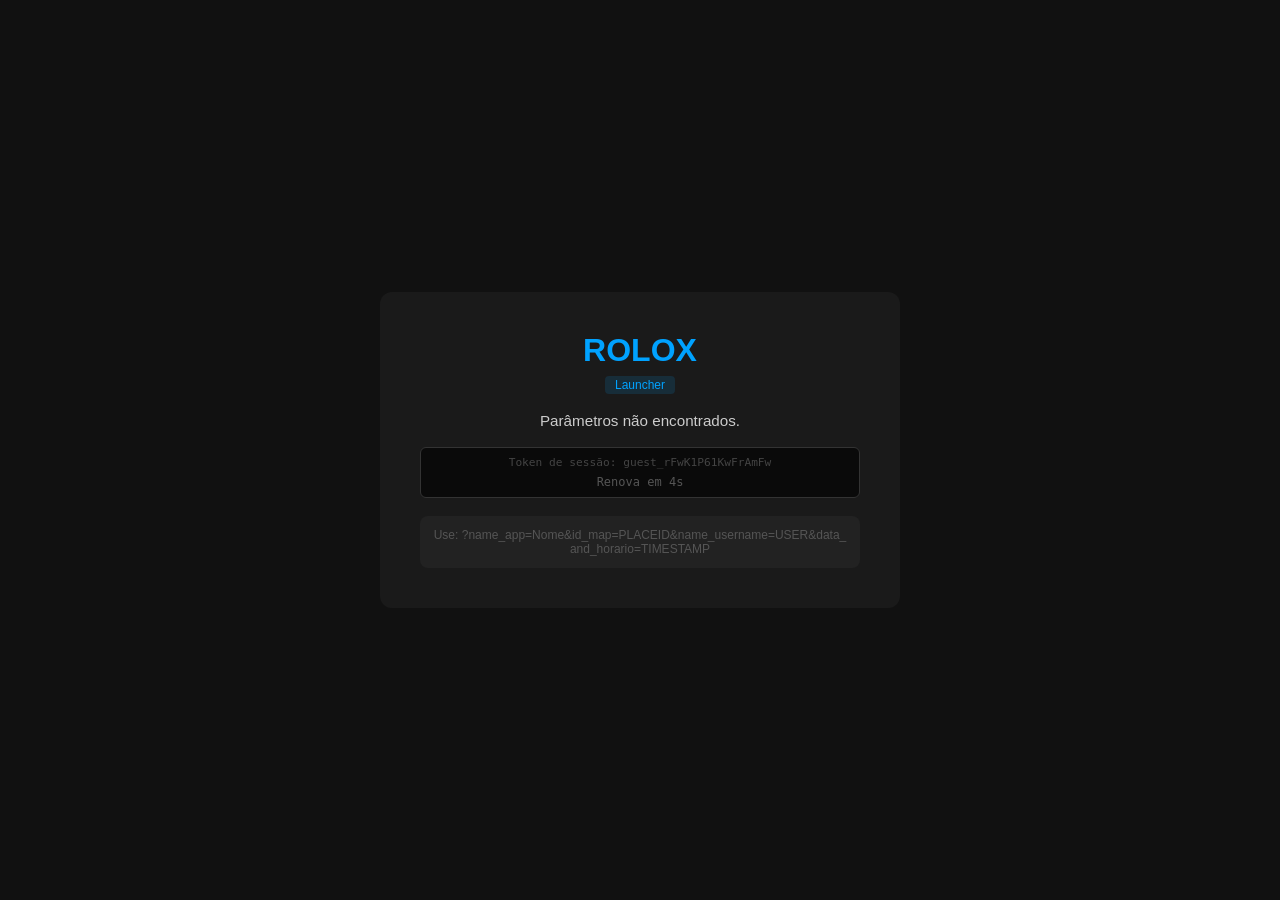
<file: index.html>
<!DOCTYPE html>
<html lang="pt-BR">
<head>
  <meta charset="UTF-8" />
  <meta name="viewport" content="width=device-width, initial-scale=1.0" />
  <title>Rolox Launcher</title>
  <style>
    * { margin:0; padding:0; box-sizing:border-box; }
    body { background:#111; color:#fff; font-family:Arial,sans-serif; display:flex; align-items:center; justify-content:center; min-height:100vh; }
    .card { background:#1a1a1a; border-radius:12px; padding:40px; max-width:520px; width:90%; text-align:center; }
    h1 { color:#00a2ff; font-size:2rem; margin-bottom:6px; }
    .badge { display:inline-block; background:#00a2ff22; color:#00a2ff; border-radius:4px; padding:2px 10px; font-size:.75rem; margin-bottom:18px; }
    .btn { display:block; width:100%; padding:14px; border-radius:8px; font-size:1rem; font-weight:bold; cursor:pointer; border:none; margin-bottom:10px; text-decoration:none; }
    .btn-blue  { background:#00a2ff; color:#fff; }
    .btn-green { background:#1a6b1a; color:#7fff7f; }
    .info { background:#222; border-radius:8px; padding:12px; margin-top:18px; font-size:.75rem; color:#555; word-break:break-all; }
    .token-box { background:#0a0a0a; border:1px solid #333; border-radius:6px; padding:8px 12px; margin:12px 0; font-size:.7rem; color:#444; font-family:monospace; }
    .countdown { color:#555; font-size:.75rem; margin-top:6px; }
    #lblGame { color:#ccc; font-size:.95rem; margin-bottom:18px; }
    .alert { background:#3a1a1a; border:1px solid #ff4444; border-radius:8px; padding:12px; color:#ff8888; font-size:.85rem; margin-bottom:14px; display:none; }
  </style>
</head>
<body>
<div class="card">
  <h1>ROLOX</h1>
  <span class="badge">Launcher</span>
  <div id="alertBox" class="alert">⚠️ <span id="alertMsg"></span></div>
  <p id="lblGame">Carregando...</p>

  <a id="btnHttps" class="btn btn-blue"  href="#" target="_blank">🌐 Abrir no navegador</a>
  <a id="btnRoblox" class="btn btn-green" href="#">▶ Abrir no Roblox</a>

  <div class="token-box">
    Token de sessão: <span id="tokenDisplay">...</span>
    <div class="countdown">Renova em <span id="countdown">5</span>s</div>
  </div>

  <div class="info" id="infoBox">Aguardando...</div>
</div>

<script>
  const params   = new URLSearchParams(window.location.search);
  const nameApp  = params.get("name_app")        || "";
  const username = params.get("name_username")   || "";
  const placeId  = params.get("id_map")          || "";
  const groupId  = params.get("id_group")        || "";
  const dtParam  = params.get("data_and_horario")|| "";

  // ── Token rotativo ───────────────────────────────────
  function makeToken(user, seed) {
    const chars = "ABCDEFGHIJKLMNOPQRSTUVWXYZabcdefghijklmnopqrstuvwxyz0123456789_-+{}[]!@#$%¨&*()?/";
    let hash = 0;
    const str = user + seed + Date.now();
    for (let i = 0; i < str.length; i++) hash = ((hash << 5) - hash + str.charCodeAt(i)) | 0;
    let token = user + "_";
    for (let i = 0; i < 16; i++) token += chars[Math.abs((hash * (i+1) * 31337) >> 2) % chars.length];
    return token;
  }

  let currentToken = "";
  let countdownVal = 5;
  const tokenKey   = "rolox_token_" + username;

  function rotateToken() {
    const seed    = Math.random().toString(36).slice(2);
    currentToken  = makeToken(username || "guest", seed);
    const prev    = localStorage.getItem(tokenKey);

    // Detecta login duplicado: se já existe token diferente de outra aba/sessão
    if (prev && prev !== currentToken && username) {
      const prevTime = localStorage.getItem(tokenKey + "_time");
      const now      = Date.now();
      if (prevTime && (now - parseInt(prevTime)) < 8000) {
        // Token mudou em menos de 8s — outra sessão ativa
        showAlert("Alguém entrou na sua conta em outro lugar! Token de sessão duplicado detectado.");
      }
    }

    localStorage.setItem(tokenKey, currentToken);
    localStorage.setItem(tokenKey + "_time", Date.now().toString());
    document.getElementById("tokenDisplay").textContent = currentToken;
    countdownVal = 5;
  }

  function showAlert(msg) {
    const box = document.getElementById("alertBox");
    document.getElementById("alertMsg").textContent = msg;
    box.style.display = "block";
  }

  // Inicia rotação
  rotateToken();
  setInterval(() => {
    countdownVal--;
    document.getElementById("countdown").textContent = countdownVal;
    if (countdownVal <= 0) rotateToken();
  }, 1000);

  // ── Valida timestamp (anti-replay) ──────────────────
  if (dtParam) {
    try {
      const ts  = parseInt(dtParam);
      const now = Date.now();
      const diff = Math.abs(now - ts);
      if (diff > 30000) { // mais de 30s de diferença
        showAlert("Link expirado ou horário inválido. Gere um novo link no Rolox.");
      }
    } catch(e) {}
  }

  // ── Configura botões ─────────────────────────────────
  if (placeId) {
    document.getElementById("lblGame").textContent = nameApp || "Jogo Roblox";
    document.getElementById("btnHttps").href  = `https://www.roblox.com/games/${placeId}`;
    document.getElementById("btnRoblox").href = `rolox://placeId=${placeId}&username=${encodeURIComponent(username)}&launchtime=${Date.now()}`;
    document.getElementById("btnRoblox").textContent = `▶ Jogar: ${nameApp || placeId}`;
    document.getElementById("infoBox").textContent =
      `Jogo: ${nameApp} | placeId: ${placeId}${username ? " | usuário: "+username : ""}`;
    // Tenta rolox:// primeiro, fallback para roblox://
    setTimeout(() => {
      window.location.href = `rolox://placeId=${placeId}&username=${encodeURIComponent(username)}&launchtime=${Date.now()}`;
      // Se rolox:// não abrir em 3s, tenta roblox://
      setTimeout(() => {
        if (!document.hidden)
          window.location.href = `roblox://placeId=${placeId}`;
      }, 3000);
    }, 1200);
  } else if (groupId) {
    document.getElementById("lblGame").textContent = nameApp || "Comunidade";
    document.getElementById("btnHttps").href = `https://www.roblox.com/communities/${groupId}`;
    document.getElementById("btnRoblox").style.display = "none";
    document.getElementById("infoBox").textContent = `Comunidade: ${nameApp} | groupId: ${groupId}`;
    setTimeout(() => { window.location.href = `https://www.roblox.com/communities/${groupId}`; }, 1200);
  } else {
    document.getElementById("lblGame").textContent = "Parâmetros não encontrados.";
    document.getElementById("infoBox").textContent = "Use: ?name_app=Nome&id_map=PLACEID&name_username=USER&data_and_horario=TIMESTAMP";
    document.getElementById("btnHttps").style.display = "none";
    document.getElementById("btnRoblox").style.display = "none";
    // Redireciona para home se não tiver parâmetros
    setTimeout(() => location.href = "home.html", 2000);
  }
</script>
</body>
</html>
</file>
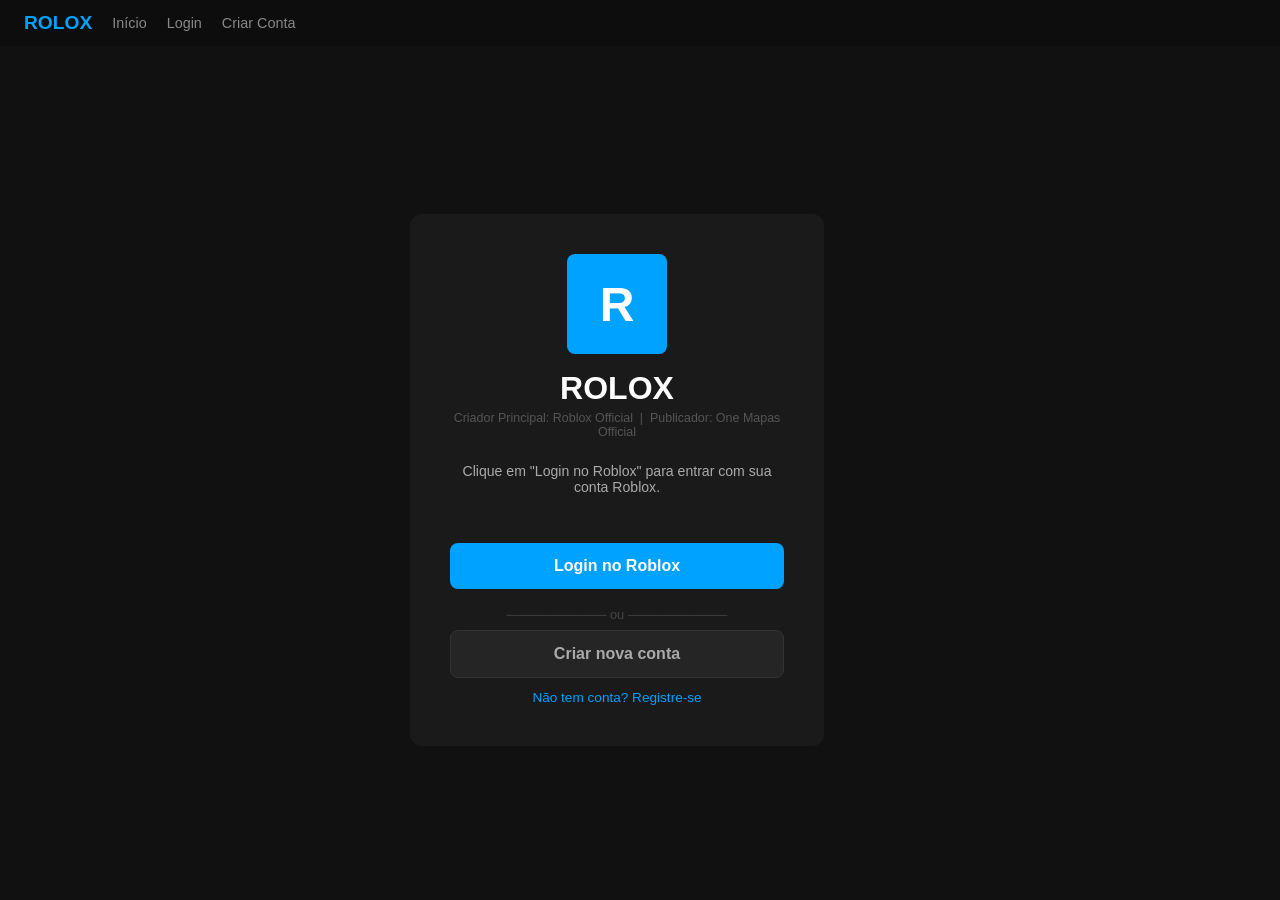
<file: home.html>
<!DOCTYPE html>
<html lang="pt-BR">
<head>
  <meta charset="UTF-8"/>
  <meta name="viewport" content="width=device-width,initial-scale=1.0"/>
  <title>Rolox - Início</title>
  <style>
    *{margin:0;padding:0;box-sizing:border-box}
    body{background:#171717;color:#fff;font-family:Arial,sans-serif;min-height:100vh}

    /* Nav */
    nav{background:#0d0d0d;padding:0 24px;height:52px;display:flex;align-items:center;gap:0;position:fixed;top:0;left:0;right:0;z-index:99;border-bottom:1px solid #222}
    .brand{color:#00a2ff;font-weight:bold;font-size:1.3rem;text-decoration:none;margin-right:24px}
    .nav-links{display:flex;gap:4px;flex:1}
    .nav-links a{color:#888;font-size:.9rem;text-decoration:none;padding:6px 12px;border-radius:6px}
    .nav-links a:hover,.nav-links a.active{color:#fff;background:#1e1e1e}
    .nav-right{display:flex;align-items:center;gap:12px}
    .avatar-box{width:30px;height:30px;border-radius:50%;background:#333;overflow:hidden}
    .avatar-box img{width:100%;height:100%;object-fit:cover}
    .username{font-size:.9rem;color:#ccc}
    .btn-sm{padding:6px 14px;border-radius:6px;font-size:.85rem;font-weight:bold;cursor:pointer;border:none}
    .btn-blue{background:#00a2ff;color:#fff}
    .btn-out{background:#252525;color:#888;border:1px solid #333}

    /* Layout */
    .main{margin-top:52px;display:flex}
    .sidebar{width:52px;background:#0d0d0d;min-height:calc(100vh - 52px);position:fixed;top:52px;left:0;display:flex;flex-direction:column;align-items:center;padding-top:12px;gap:4px;border-right:1px solid #1a1a1a}
    .sb-btn{width:44px;height:44px;border-radius:8px;background:transparent;border:none;color:#888;font-size:1.2rem;cursor:pointer;display:flex;align-items:center;justify-content:center}
    .sb-btn:hover,.sb-btn.active{background:#1e1e1e;color:#fff}
    .content{margin-left:52px;padding:24px;flex:1;max-width:1200px}

    /* Sections */
    .section-title{font-size:1rem;font-weight:bold;color:#ccc;margin-bottom:12px;margin-top:24px}
    .section-title:first-child{margin-top:0}

    /* Games row */
    .games-row{display:flex;gap:10px;overflow-x:auto;padding-bottom:8px}
    .games-row::-webkit-scrollbar{height:4px}
    .games-row::-webkit-scrollbar-thumb{background:#333;border-radius:2px}
    .game-card{min-width:180px;background:#222;border-radius:8px;overflow:hidden;cursor:pointer;flex-shrink:0;transition:transform .15s}
    .game-card:hover{transform:scale(1.03)}
    .game-thumb{width:180px;height:100px;background:#2a2a2a;object-fit:cover}
    .game-info{padding:8px}
    .game-name{font-size:.82rem;font-weight:bold;white-space:nowrap;overflow:hidden;text-overflow:ellipsis}
    .game-players{font-size:.72rem;color:#666;margin-top:2px}

    /* Friends */
    .friends-row{display:flex;gap:10px;overflow-x:auto;padding-bottom:8px}
    .friend-card{display:flex;flex-direction:column;align-items:center;gap:4px;cursor:pointer;min-width:64px}
    .friend-avatar{width:48px;height:48px;border-radius:50%;background:#333;overflow:hidden}
    .friend-avatar img{width:100%;height:100%;object-fit:cover}
    .friend-name{font-size:.7rem;color:#aaa;text-align:center;max-width:64px;overflow:hidden;text-overflow:ellipsis;white-space:nowrap}

    /* Search */
    .search-box{background:#262626;border:1px solid #333;border-radius:6px;padding:8px 14px;display:flex;align-items:center;gap:8px;max-width:320px}
    .search-box input{background:transparent;border:none;color:#fff;font-size:.9rem;outline:none;flex:1}

    /* Loading */
    .loading{color:#444;font-size:.85rem;padding:20px 0}

    /* Top bar inside content */
    .top-bar{display:flex;align-items:center;justify-content:space-between;margin-bottom:20px}
    .page-title{font-size:1.2rem;font-weight:bold}
  </style>
</head>
<body>

<nav>
  <a class="brand" href="home.html">ROLOX</a>
  <div class="nav-links">
    <a href="home.html" class="active">Início</a>
    <a href="home.html#destaques">Destaques</a>
    <a href="home.html#turma">Turma</a>
    <a href="home.html#mais">Mais</a>
  </div>
  <div class="nav-right">
    <div class="search-box">
      <span>🔍</span>
      <input id="txtSearch" placeholder="Buscar jogos..." onkeydown="if(event.key==='Enter')searchGames()"/>
    </div>
    <div class="avatar-box"><img id="navAvatar" src="" onerror="this.style.display='none'"/></div>
    <span class="username" id="navUser">...</span>
    <button class="btn-sm btn-out" onclick="logout()">Sair</button>
  </div>
</nav>

<div class="main">
  <!-- Sidebar -->
  <div class="sidebar">
    <button class="sb-btn active" title="Início" onclick="showSection('home')">⌂</button>
    <button class="sb-btn" title="Destaques" onclick="showSection('destaques')">▦</button>
    <button class="sb-btn" title="Avatar" onclick="showSection('avatar')">☺</button>
    <button class="sb-btn" title="Turma" onclick="showSection('turma')">⚇</button>
    <button class="sb-btn" title="Mais" onclick="showSection('mais')">…</button>
  </div>

  <!-- Content -->
  <div class="content" id="content">

    <!-- HOME -->
    <div id="sec-home">
      <div class="top-bar">
        <span class="page-title">Início</span>
      </div>

      <div class="section-title">Amizades</div>
      <div class="friends-row" id="friendsRow">
        <div class="loading">Carregando amigos...</div>
      </div>

      <div class="section-title">Recomendações para você</div>
      <div class="games-row" id="gamesRec">
        <div class="loading">Carregando jogos...</div>
      </div>

      <div class="section-title">Continuar</div>
      <div class="games-row" id="gamesCont">
        <div class="loading">Carregando...</div>
      </div>
    </div>

    <!-- DESTAQUES -->
    <div id="sec-destaques" style="display:none">
      <div class="top-bar"><span class="page-title">Destaques</span></div>
      <div class="section-title">Em destaque</div>
      <div class="games-row" id="gamesDest"><div class="loading">Carregando...</div></div>
      <div class="section-title">Revelações</div>
      <div class="games-row" id="gamesRev"><div class="loading">Carregando...</div></div>
      <div class="section-title">Mais jogadas agora</div>
      <div class="games-row" id="gamesMJ"><div class="loading">Carregando...</div></div>
    </div>

    <!-- AVATAR -->
    <div id="sec-avatar" style="display:none">
      <div class="top-bar"><span class="page-title">Avatar</span></div>
      <div style="text-align:center;padding:40px">
        <img id="bigAvatar" src="" style="width:120px;height:120px;border-radius:50%;background:#333;margin-bottom:16px"/>
        <div style="font-size:1.3rem;font-weight:bold" id="profName">...</div>
        <div style="color:#666;margin-top:4px" id="profUser">...</div>
        <div style="margin-top:16px">
          <a href="#" onclick="openRoblox('profile')" style="color:#00a2ff;font-size:.9rem">Ver perfil no Roblox →</a>
        </div>
      </div>
    </div>

    <!-- TURMA -->
    <div id="sec-turma" style="display:none">
      <div class="top-bar"><span class="page-title">Turma</span></div>
      <div style="background:#1e1e1e;border-radius:8px;padding:14px;margin-bottom:16px;color:#aaa;font-size:.88rem">
        💬 Vamos conferir sua idade para você poder usar o chat.
      </div>
      <div class="section-title">Amigos</div>
      <div id="turmaList"><div class="loading">Carregando...</div></div>
    </div>

    <!-- MAIS -->
    <div id="sec-mais" style="display:none">
      <div class="top-bar"><span class="page-title">Mais</span></div>
      <div id="maisGrid" style="display:flex;flex-wrap:wrap;gap:10px"></div>
    </div>

  </div>
</div>

<script>
  // ── Auth check ───────────────────────────────────────
  const username    = localStorage.getItem("rolox_username");
  const displayName = localStorage.getItem("rolox_displayname") || username;
  const userId      = localStorage.getItem("rolox_id");

  if (!username) { location.href = "login.html"; }

  document.getElementById("navUser").textContent = displayName || "...";

  // Avatar
  if (userId && parseInt(userId) > 0) {
    fetch(`https://thumbnails.roblox.com/v1/users/avatar-headshot?userIds=${userId}&size=150x150&format=Png`)
      .then(r=>r.json()).then(j=>{
        const url = j.data?.[0]?.imageUrl;
        if (url) {
          document.getElementById("navAvatar").src = url;
          document.getElementById("bigAvatar").src = url;
        }
      }).catch(()=>{});
  }
  document.getElementById("profName").textContent = displayName || "...";
  document.getElementById("profUser").textContent = "@" + (username || "");

  // ── Sections ─────────────────────────────────────────
  const sections = ["home","destaques","avatar","turma","mais"];
  function showSection(name) {
    sections.forEach(s => {
      document.getElementById("sec-"+s).style.display = s===name ? "" : "none";
    });
    document.querySelectorAll(".sb-btn").forEach((b,i) => {
      b.classList.toggle("active", sections[i]===name);
    });
    if (name==="destaques" && !window._destLoaded) { loadDestaques(); window._destLoaded=true; }
    if (name==="turma"     && !window._turmaLoaded){ loadTurma();     window._turmaLoaded=true; }
    if (name==="mais")     buildMais();
  }

  // ── Games — busca direto da API do Roblox ─────────────
  async function loadGames() {
    let games = [];

    // Tenta explore-api (jogos reais e dinâmicos)
    for (let sortIndex = 0; sortIndex <= 4 && games.length === 0; sortIndex++) {
      try {
        const r = await fetch("https://apis.roblox.com/explore-api/v1/get-sorts?sessionId=rolox");
        if (r.ok) {
          const j = await r.json();
          const arr = j.sorts?.[sortIndex]?.games;
          if (arr && arr.length > 0)
            games = arr.map(g=>({PlaceId:g.placeId,UniverseId:g.universeId,Name:g.name,Players:g.playerCount||0}));
        }
      } catch {}
    }

    if (games.length === 0) {
      // Fallback: busca jogos populares via games API pública
      try {
        const r = await fetch("https://games.roblox.com/v1/games/list?sortToken=&gameFilter=default&startRows=0&maxRows=20");
        if (r.ok) {
          const j = await r.json();
          games = (j.games||[]).map(g=>({
            PlaceId:    g.placeId,
            UniverseId: g.universeId,
            Name:       g.name,
            Players:    g.playerCount||0
          }));
        }
      } catch {}
    }

    if (games.length === 0) {
      document.querySelectorAll(".games-row").forEach(el => {
        el.innerHTML = '<div class="loading">Não foi possível carregar jogos. Verifique sua conexão.</div>';
      });
      return [];
    }

    // Thumbnails em batch
    try {
      const ids = games.map(g=>g.UniverseId).join(",");
      const tr  = await fetch(`https://thumbnails.roblox.com/v1/games/multiget/thumbnails?universeIds=${ids}&size=768x432&format=Png&isCircular=false`);
      if (tr.ok) {
        const tj = await tr.json();
        tj.data?.forEach(item => {
          const g = games.find(x=>x.UniverseId===item.universeId);
          if (g) g.Thumb = item.thumbnails?.[0]?.imageUrl || "";
        });
      }
    } catch {}

    return games;
  }

  function renderGames(games, containerId) {
    const el = document.getElementById(containerId);
    el.innerHTML = "";
    games.forEach(g => {
      const card = document.createElement("div");
      card.className = "game-card";
      card.innerHTML = `
        <img class="game-thumb" src="${g.Thumb||''}" onerror="this.style.background='#2a2a2a'" loading="lazy"/>
        <div class="game-info">
          <div class="game-name">${g.Name}</div>
          <div class="game-players">👥 ${(g.Players||0).toLocaleString()}</div>
        </div>`;
      card.onclick = () => openGame(g.PlaceId, g.Name);
      el.appendChild(card);
    });
  }

  function openGame(placeId, name) {
    const ts   = Date.now();
    const user = encodeURIComponent(username || "");
    const nm   = encodeURIComponent(name);
    location.href = `index.html?name_app=${nm}&id_map=${placeId}&name_username=${user}&data_and_horario=${ts}`;
  }

  function openRoblox(page) {
    const urls = { profile: `https://www.roblox.com/users/${userId}/profile` };
    window.open(urls[page] || "https://www.roblox.com", "_blank");
  }

  // ── Friends ───────────────────────────────────────────
  async function loadFriends() {
    const row = document.getElementById("friendsRow");
    if (!userId || parseInt(userId) < 0) { row.innerHTML = '<div class="loading">Sem amigos (conta guest).</div>'; return; }
    try {
      const r = await fetch(`https://friends.roblox.com/v1/users/${userId}/friends`);
      const j = await r.json();
      row.innerHTML = "";
      // Botão adicionar
      const add = document.createElement("div");
      add.className = "friend-card";
      add.innerHTML = `<div class="friend-avatar" style="display:flex;align-items:center;justify-content:center;font-size:1.5rem;color:#555">+</div><div class="friend-name">Adicionar</div>`;
      row.appendChild(add);
      (j.data||[]).slice(0,20).forEach(f => {
        const c = document.createElement("div");
        c.className = "friend-card";
        c.innerHTML = `<div class="friend-avatar"><img src="" onerror="this.style.display='none'" loading="lazy"/></div><div class="friend-name">${f.displayName||f.name}</div>`;
        // Avatar
        fetch(`https://thumbnails.roblox.com/v1/users/avatar-headshot?userIds=${f.id}&size=150x150&format=Png`)
          .then(r=>r.json()).then(j=>{ const img=c.querySelector("img"); if(img) img.src=j.data?.[0]?.imageUrl||""; }).catch(()=>{});
        row.appendChild(c);
      });
    } catch { row.innerHTML = '<div class="loading">Não foi possível carregar amigos.</div>'; }
  }

  async function loadTurma() {
    const list = document.getElementById("turmaList");
    if (!userId || parseInt(userId) < 0) { list.innerHTML = '<div class="loading">Sem amigos (conta guest).</div>'; return; }
    try {
      const r = await fetch(`https://friends.roblox.com/v1/users/${userId}/friends`);
      const j = await r.json();
      list.innerHTML = "";
      (j.data||[]).forEach(f => {
        const row = document.createElement("div");
        row.style.cssText = "display:flex;align-items:center;gap:12px;padding:10px 0;border-bottom:1px solid #222;cursor:pointer";
        row.innerHTML = `<div style="width:36px;height:36px;border-radius:50%;background:#333;overflow:hidden"><img src="" style="width:100%;height:100%;object-fit:cover" onerror="this.style.display='none'"/></div><div><div style="font-weight:bold;font-size:.9rem">${f.displayName||f.name}</div><div style="color:#555;font-size:.78rem">@${f.name}</div></div>`;
        fetch(`https://thumbnails.roblox.com/v1/users/avatar-headshot?userIds=${f.id}&size=150x150&format=Png`)
          .then(r=>r.json()).then(j=>{ const img=row.querySelector("img"); if(img) img.src=j.data?.[0]?.imageUrl||""; }).catch(()=>{});
        list.appendChild(row);
      });
      if (!j.data?.length) list.innerHTML = '<div class="loading">Nenhum amigo encontrado.</div>';
    } catch { list.innerHTML = '<div class="loading">Erro ao carregar.</div>'; }
  }

  async function loadDestaques() {
    const games = await loadGames();
    const half  = Math.ceil(games.length/2);
    renderGames(games, "gamesDest");
    renderGames(games.slice(0,half), "gamesRev");
    renderGames(games, "gamesMJ");
  }

  function buildMais() {
    const grid = document.getElementById("maisGrid");
    if (grid.children.length > 0) return;
    const items = [
      ["🛍","Mercado",`https://www.roblox.com/catalog`],
      ["💎","Premium",`https://www.roblox.com/premium/membership`],
      ["👤","Perfil",`https://www.roblox.com/users/${userId}/profile`],
      ["👥","Amizades",`https://www.roblox.com/users/friends`],
      ["🏘","Comunidades",`https://www.roblox.com/communities`],
      ["🎒","Inventário",`https://www.roblox.com/users/inventory`],
      ["💬","Mensagens",`https://www.roblox.com/my/messages`],
      ["🔨","Criar",`https://create.roblox.com`],
      ["🔒","Segurança",`security.html?name_username=${encodeURIComponent(username||"")}`],
      ["⚙","Configurações",`#`],
    ];
    items.forEach(([icon,label,url]) => {
      const c = document.createElement("div");
      c.style.cssText = "width:140px;background:#222;border-radius:8px;padding:16px 8px;text-align:center;cursor:pointer";
      c.innerHTML = `<div style="font-size:1.8rem;margin-bottom:8px">${icon}</div><div style="font-size:.82rem;color:#ccc">${label}</div>`;
      c.onclick = () => { if(url==="#") return; if(url.startsWith("http")) window.open(url,"_blank"); else location.href=url; };
      grid.appendChild(c);
    });
  }

  function searchGames() {
    const q = document.getElementById("txtSearch").value.trim().toLowerCase();
    if (!q) return;
    showSection("home");
    const rec = document.getElementById("gamesRec");
    Array.from(rec.children).forEach(c => {
      const name = c.querySelector(".game-name")?.textContent.toLowerCase()||"";
      c.style.display = name.includes(q) ? "" : "none";
    });
  }

  function logout() {
    localStorage.removeItem("rolox_username");
    localStorage.removeItem("rolox_displayname");
    localStorage.removeItem("rolox_id");
    location.href = "login.html";
  }

  // ── Init ──────────────────────────────────────────────
  (async () => {
    const games = await loadGames();
    renderGames(games, "gamesRec");
    renderGames(games.slice(Math.floor(games.length/2)), "gamesCont");
    await loadFriends();
  })();
</script>
</body>
</html>
</file>
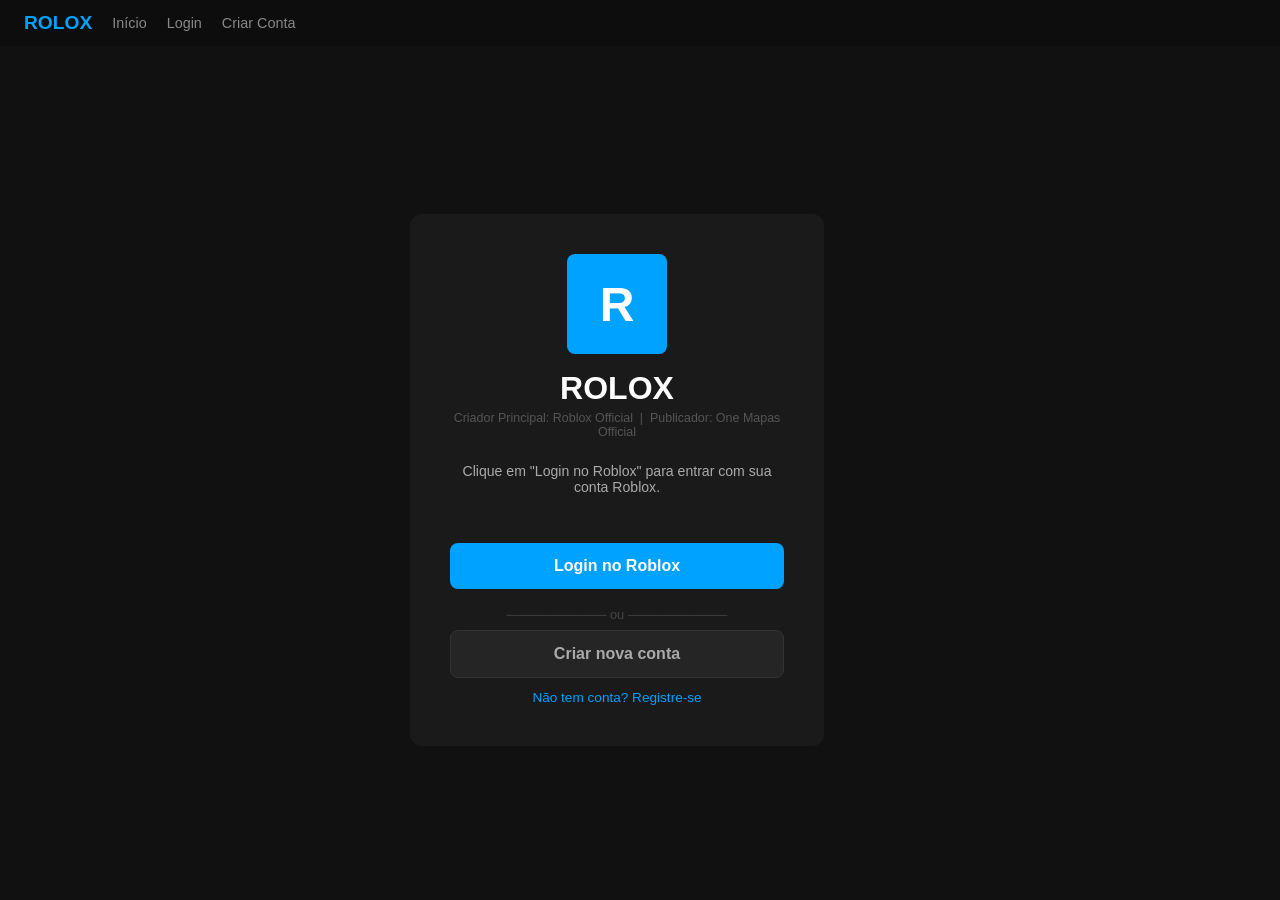
<file: login.html>
<!DOCTYPE html>
<html lang="pt-BR">
<head>
  <meta charset="UTF-8"/>
  <meta name="viewport" content="width=device-width,initial-scale=1.0"/>
  <title>Rolox - Login</title>
  <style>
    *{margin:0;padding:0;box-sizing:border-box}
    body{background:#111;color:#fff;font-family:Arial,sans-serif;display:flex;align-items:center;justify-content:center;min-height:100vh}
    .card{background:#1a1a1a;border-radius:12px;padding:40px;max-width:460px;width:90%;text-align:center}
    .logo-box{width:100px;height:100px;background:#00a2ff;border-radius:8px;margin:0 auto 16px;display:flex;align-items:center;justify-content:center;font-size:3rem;font-weight:bold;color:#fff}
    h1{font-size:2rem;margin-bottom:4px}
    .sub{color:#555;font-size:.78rem;margin-bottom:24px}
    .info{color:#aaa;font-size:.88rem;margin-bottom:16px}
    .status{min-height:22px;font-size:.85rem;margin-bottom:10px;color:#f44}
    .status.ok{color:#4caf50}
    .status.info{color:#64b5f6}
    input{width:100%;padding:12px;background:#262626;border:1px solid #333;border-radius:6px;color:#fff;font-size:1rem;margin-bottom:12px;outline:none}
    input:focus{border-color:#00a2ff}
    .btn{width:100%;padding:14px;border-radius:8px;font-size:1rem;font-weight:bold;cursor:pointer;border:none;margin-bottom:10px}
    .btn-blue{background:#00a2ff;color:#fff}
    .btn-blue:hover{background:#0090e0}
    .btn-blue:disabled{background:#1a4a6a;cursor:not-allowed}
    .btn-gray{background:#252525;color:#aaa;border:1px solid #333}
    .btn-gray:hover{background:#2e2e2e}
    .link{color:#00a2ff;font-size:.85rem;cursor:pointer;text-decoration:none}
    .link:hover{text-decoration:underline}
    .sep{color:#444;font-size:.8rem;margin:8px 0}
    nav{background:#0d0d0d;padding:12px 24px;display:flex;gap:20px;align-items:center;position:fixed;top:0;left:0;right:0;z-index:99}
    nav .brand{color:#00a2ff;font-weight:bold;font-size:1.2rem;text-decoration:none}
    nav a{color:#888;font-size:.9rem;text-decoration:none}
    nav a:hover{color:#fff}
    .wrap{margin-top:60px}
  </style>
</head>
<body>
<nav>
  <a class="brand" href="home.html">ROLOX</a>
  <a href="home.html">Início</a>
  <a href="login.html">Login</a>
  <a href="register.html">Criar Conta</a>
</nav>
<div class="wrap">
<div class="card">
  <div class="logo-box">R</div>
  <h1>ROLOX</h1>
  <p class="sub">Criador Principal: Roblox Official &nbsp;|&nbsp; Publicador: One Mapas Official</p>
  <p class="info">Clique em "Login no Roblox" para entrar com sua conta Roblox.</p>
  <div class="status" id="status"></div>
  <button class="btn btn-blue" id="btnLogin" onclick="doLogin()">Login no Roblox</button>
  <div class="sep">─────────── ou ───────────</div>
  <button class="btn btn-gray" onclick="location.href='register.html'">Criar nova conta</button>
  <br/>
  <a class="link" href="register.html">Não tem conta? Registre-se</a>
</div>
</div>
<script>
  async function doLogin() {
    const btn = document.getElementById("btnLogin");
    const st  = document.getElementById("status");
    btn.disabled = true;
    st.className = "status info";
    st.textContent = "Digite seu username do Roblox:";

    const username = prompt("Username do Roblox:");
    if (!username) { btn.disabled = false; st.textContent = ""; return; }

    st.textContent = "Verificando conta...";
    try {
      const r = await fetch("https://users.roblox.com/v1/usernames/users", {
        method: "POST",
        headers: {"Content-Type":"application/json"},
        body: JSON.stringify({usernames:[username],excludeBannedUsers:false})
      });
      const j = await r.json();
      if (!j.data || j.data.length === 0) {
        st.className = "status"; st.textContent = "Usuário não encontrado.";
        btn.disabled = false; return;
      }
      const user = j.data[0];
      localStorage.setItem("rolox_username", user.name);
      localStorage.setItem("rolox_displayname", user.displayName || user.name);
      localStorage.setItem("rolox_id", user.id);
      st.className = "status ok"; st.textContent = `✅ Bem-vindo, ${user.displayName || user.name}!`;
      setTimeout(() => location.href = "home.html", 1000);
    } catch(e) {
      st.className = "status"; st.textContent = "Erro ao conectar. Tente novamente.";
      btn.disabled = false;
    }
  }
</script>
</body>
</html>
</file>
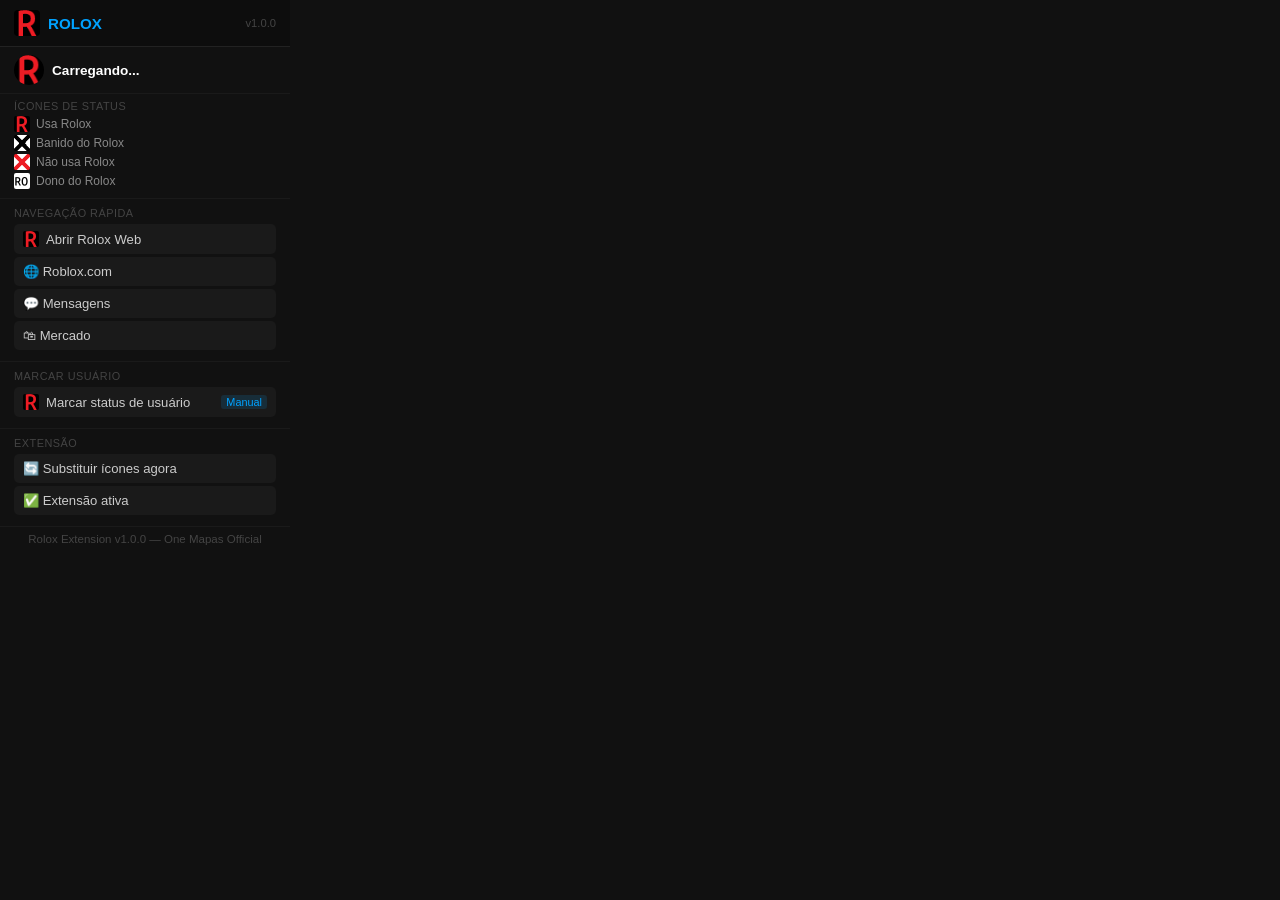
<file: popup.html>
<!DOCTYPE html>
<html lang="pt-BR">
<head>
  <meta charset="UTF-8"/>
  <style>
    *{margin:0;padding:0;box-sizing:border-box}
    body{width:290px;background:#111;color:#fff;font-family:Arial,sans-serif}
    .header{background:#0d0d0d;padding:10px 14px;display:flex;align-items:center;gap:8px;border-bottom:1px solid #222}
    .header img{width:26px;height:26px;border-radius:4px}
    .header h1{font-size:.95rem;color:#00a2ff;flex:1}
    .header span{font-size:.7rem;color:#444}
    #userInfo{padding:8px 14px;display:flex;align-items:center;gap:8px;border-bottom:1px solid #1a1a1a}
    #userInfo img{width:30px;height:30px;border-radius:50%;background:#333}
    #userName{font-size:.85rem;font-weight:bold}
    #userId{font-size:.7rem;color:#555}
    .section{padding:8px 14px;border-bottom:1px solid #1a1a1a}
    .section-title{font-size:.68rem;color:#444;margin-bottom:5px;text-transform:uppercase;letter-spacing:.5px}
    .btn{display:flex;align-items:center;gap:7px;width:100%;padding:7px 9px;background:#1a1a1a;border:none;color:#ccc;font-size:.82rem;cursor:pointer;border-radius:5px;margin-bottom:3px;text-decoration:none}
    .btn:hover{background:#222;color:#fff}
    .btn img{width:16px;height:16px;border-radius:2px}
    .badge{background:#00a2ff22;color:#00a2ff;border-radius:3px;padding:1px 5px;font-size:.68rem;margin-left:auto}

    /* Painel marcar usuário */
    #markPanel{display:none;padding:8px 0 4px}
    #markPanel input{width:100%;padding:6px 8px;background:#222;border:1px solid #333;border-radius:4px;color:#fff;font-size:.82rem;margin-bottom:6px;outline:none}
    .mark-btns{display:flex;gap:4px}
    .mark-btns button{flex:1;padding:5px 0;border:none;border-radius:4px;font-size:.75rem;font-weight:bold;cursor:pointer}
    #btnMarkUses  {background:#00a2ff22;color:#00a2ff}
    #btnMarkBanned{background:#f4433622;color:#f44336}
    #btnMarkNone  {background:#33333388;color:#888}

    /* Status icons legend */
    .legend{padding:6px 14px;border-bottom:1px solid #1a1a1a}
    .legend-title{font-size:.68rem;color:#444;margin-bottom:4px;text-transform:uppercase;letter-spacing:.5px}
    .legend-row{display:flex;align-items:center;gap:6px;margin-bottom:3px;font-size:.75rem;color:#888}
    .legend-row img{width:16px;height:16px;border-radius:2px}

    .status{padding:6px 14px;font-size:.72rem;color:#444;text-align:center}
  </style>
</head>
<body>

<div class="header">
  <img src="icons/roblox-rolox.png" alt="Rolox"/>
  <h1>ROLOX</h1>
  <span id="version">v1.0.0</span>
</div>

<div id="userInfo">
  <img id="avatarImg" src="icons/roblox-rolox.png"/>
  <div>
    <div id="userName">Carregando...</div>
    <div id="userId"></div>
  </div>
</div>

<!-- Legenda dos ícones -->
<div class="legend">
  <div class="legend-title">Ícones de status</div>
  <div class="legend-row"><img src="icons/roblox-rolox.png"/> Usa Rolox</div>
  <div class="legend-row"><img src="icons/ROLOX-x.png"/>      Banido do Rolox</div>
  <div class="legend-row"><img src="icons/rolox-n.png"/>      Não usa Rolox</div>
  <div class="legend-row"><img src="icons/ROBLOX-ROLOX_dono.png"/> Dono do Rolox</div>
</div>

<div class="section">
  <div class="section-title">Navegação rápida</div>
  <a class="btn" id="btnHome" href="#" target="_blank">
    <img src="icons/roblox-rolox.png"/> Abrir Rolox Web
  </a>
  <a class="btn" href="https://www.roblox.com" target="_blank">
    🌐 Roblox.com
  </a>
  <a class="btn" href="https://www.roblox.com/my/messages" target="_blank">
    💬 Mensagens
  </a>
  <a class="btn" href="https://www.roblox.com/catalog" target="_blank">
    🛍 Mercado
  </a>
</div>

<div class="section">
  <div class="section-title">Marcar usuário</div>
  <button class="btn" id="btnMarkUser">
    <img src="icons/roblox-rolox.png"/> Marcar status de usuário
    <span class="badge">Manual</span>
  </button>
  <div id="markPanel">
    <input id="txtMarkUser" placeholder="Username do Roblox..."/>
    <div class="mark-btns">
      <button id="btnMarkUses">✅ Usa Rolox</button>
      <button id="btnMarkBanned">❌ Banido</button>
      <button id="btnMarkNone">— Não usa</button>
    </div>
  </div>
</div>

<div class="section">
  <div class="section-title">Extensão</div>
  <button class="btn" id="btnReplace">
    🔄 Substituir ícones agora
  </button>
  <button class="btn" id="btnToggle">
    ✅ Extensão ativa
  </button>
</div>

<div class="status" id="status">Rolox Extension v1.0.0 — One Mapas Official</div>

<script src="popup.js"></script>
</body>
</html>
</file>
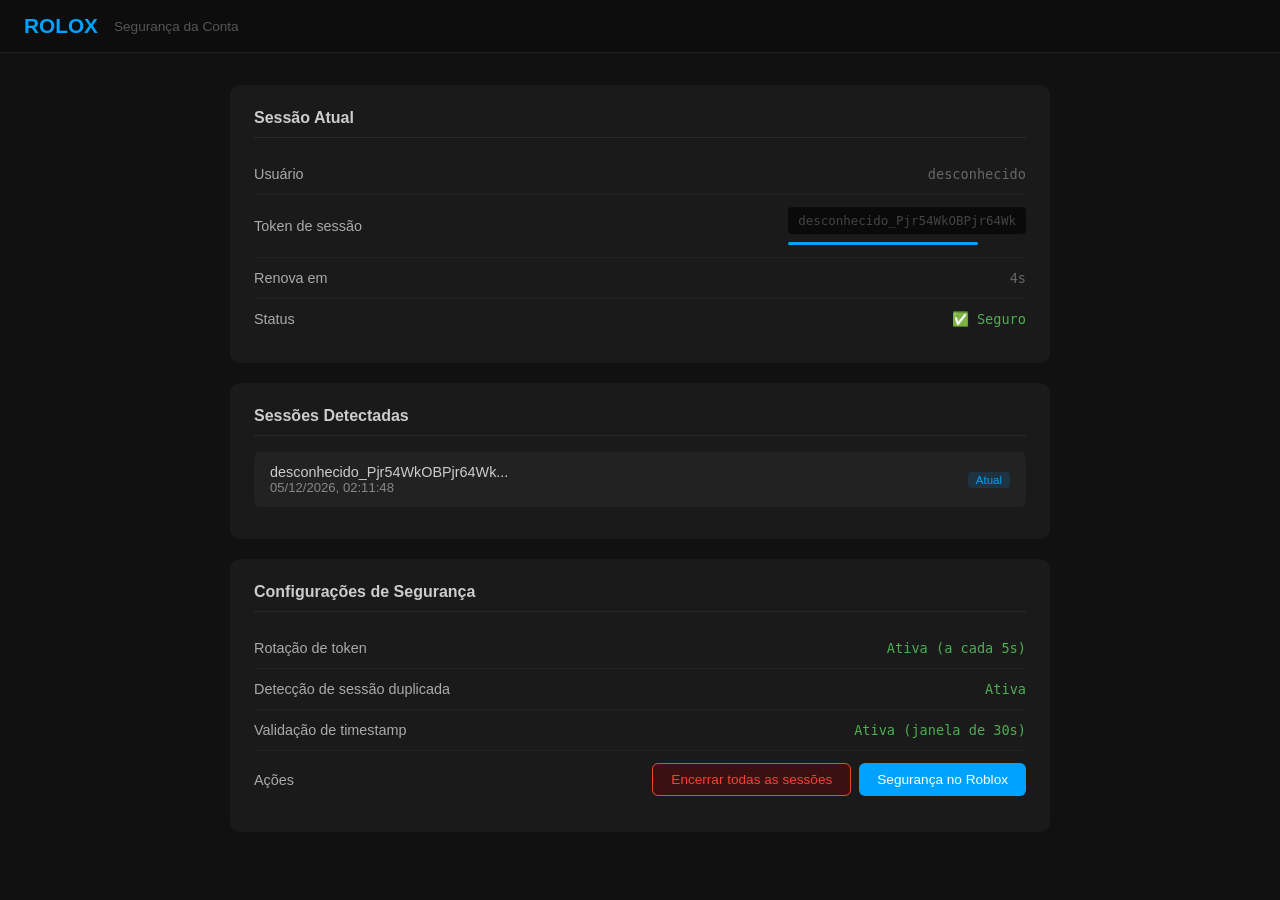
<file: security.html>
<!DOCTYPE html>
<html lang="pt-BR">
<head>
  <meta charset="UTF-8" />
  <meta name="viewport" content="width=device-width, initial-scale=1.0" />
  <title>Rolox — Segurança da Conta</title>
  <style>
    * { margin:0; padding:0; box-sizing:border-box; }
    body { background:#111; color:#fff; font-family:Arial,sans-serif; min-height:100vh; }

    .topbar { background:#0d0d0d; padding:14px 24px; display:flex; align-items:center; gap:16px; border-bottom:1px solid #222; }
    .topbar h1 { color:#00a2ff; font-size:1.3rem; }
    .topbar span { color:#555; font-size:.85rem; }

    .container { max-width:860px; margin:32px auto; padding:0 20px; }

    .section { background:#1a1a1a; border-radius:10px; padding:24px; margin-bottom:20px; }
    .section h2 { font-size:1rem; color:#ccc; margin-bottom:16px; border-bottom:1px solid #2a2a2a; padding-bottom:10px; }

    .row { display:flex; justify-content:space-between; align-items:center; padding:12px 0; border-bottom:1px solid #222; }
    .row:last-child { border-bottom:none; }
    .row-label { font-size:.9rem; color:#aaa; }
    .row-value { font-size:.85rem; color:#666; font-family:monospace; }
    .row-value.ok    { color:#4caf50; }
    .row-value.warn  { color:#ff9800; }
    .row-value.danger{ color:#f44336; }

    .alert-card { background:#2a1010; border:1px solid #f44336; border-radius:8px; padding:16px; margin-bottom:16px; display:none; }
    .alert-card h3 { color:#f44336; margin-bottom:6px; font-size:.95rem; }
    .alert-card p  { color:#ffaaaa; font-size:.82rem; }

    .session-list { list-style:none; }
    .session-list li { background:#222; border-radius:6px; padding:12px 16px; margin-bottom:8px; display:flex; justify-content:space-between; align-items:center; }
    .session-list li .s-info { font-size:.82rem; color:#888; }
    .session-list li .s-name { font-size:.9rem; color:#ccc; }
    .session-list li .s-badge { font-size:.72rem; padding:2px 8px; border-radius:4px; }
    .badge-current { background:#00a2ff22; color:#00a2ff; }
    .badge-other   { background:#ff440022; color:#ff8888; }

    .btn-danger { background:#3a1010; color:#f44336; border:1px solid #f44336; border-radius:6px; padding:8px 18px; font-size:.85rem; cursor:pointer; }
    .btn-danger:hover { background:#f44336; color:#fff; }
    .btn-blue { background:#00a2ff; color:#fff; border:none; border-radius:6px; padding:8px 18px; font-size:.85rem; cursor:pointer; }

    .token-display { font-family:monospace; font-size:.78rem; color:#444; background:#0a0a0a; padding:6px 10px; border-radius:4px; word-break:break-all; }
    .countdown-bar { height:3px; background:#00a2ff; border-radius:2px; transition:width 1s linear; margin-top:8px; }
  </style>
</head>
<body>

<div class="topbar">
  <h1>ROLOX</h1>
  <span>Segurança da Conta</span>
</div>

<div class="container">

  <!-- Alerta de login duplicado -->
  <div class="alert-card" id="alertDuplicate">
    <h3>⚠️ Login duplicado detectado!</h3>
    <p id="alertDuplicateMsg">Outra sessão com seu usuário foi detectada. Se não foi você, troque sua senha no Roblox imediatamente.</p>
  </div>

  <!-- Informações da sessão atual -->
  <div class="section">
    <h2>Sessão Atual</h2>
    <div class="row">
      <span class="row-label">Usuário</span>
      <span class="row-value" id="lblUser">—</span>
    </div>
    <div class="row">
      <span class="row-label">Token de sessão</span>
      <div>
        <div class="token-display" id="lblToken">—</div>
        <div class="countdown-bar" id="cbar" style="width:100%"></div>
      </div>
    </div>
    <div class="row">
      <span class="row-label">Renova em</span>
      <span class="row-value" id="lblCountdown">5s</span>
    </div>
    <div class="row">
      <span class="row-label">Status</span>
      <span class="row-value ok" id="lblStatus">✅ Seguro</span>
    </div>
  </div>

  <!-- Sessões ativas -->
  <div class="section">
    <h2>Sessões Detectadas</h2>
    <ul class="session-list" id="sessionList">
      <li><span class="s-name" style="color:#555">Nenhuma sessão registrada.</span></li>
    </ul>
  </div>

  <!-- Configurações de segurança -->
  <div class="section">
    <h2>Configurações de Segurança</h2>
    <div class="row">
      <span class="row-label">Rotação de token</span>
      <span class="row-value ok">Ativa (a cada 5s)</span>
    </div>
    <div class="row">
      <span class="row-label">Detecção de sessão duplicada</span>
      <span class="row-value ok">Ativa</span>
    </div>
    <div class="row">
      <span class="row-label">Validação de timestamp</span>
      <span class="row-value ok">Ativa (janela de 30s)</span>
    </div>
    <div class="row">
      <span class="row-label">Ações</span>
      <div style="display:flex;gap:8px">
        <button class="btn-danger" onclick="clearSessions()">Encerrar todas as sessões</button>
        <button class="btn-blue"   onclick="location.href='https://www.roblox.com/my/account#!/security'">Segurança no Roblox</button>
      </div>
    </div>
  </div>

</div>

<script>
  const params   = new URLSearchParams(window.location.search);
  const username = params.get("name_username") || localStorage.getItem("rolox_last_user") || "desconhecido";

  if (username) localStorage.setItem("rolox_last_user", username);

  document.getElementById("lblUser").textContent = username;

  // ── Token rotativo ───────────────────────────────────
  function makeToken(user, seed) {
    const chars = "ABCDEFGHIJKLMNOPQRSTUVWXYZabcdefghijklmnopqrstuvwxyz0123456789_-";
    let hash = 0;
    const str = user + seed + Date.now();
    for (let i = 0; i < str.length; i++) hash = ((hash << 5) - hash + str.charCodeAt(i)) | 0;
    let token = user + "_";
    for (let i = 0; i < 16; i++) token += chars[Math.abs((hash * (i+1) * 31337) >> 2) % chars.length];
    return token;
  }

  const tokenKey  = "rolox_token_" + username;
  const timeKey   = tokenKey + "_time";
  const sessKey   = "rolox_sessions_" + username;
  let countdown   = 5;
  let currentToken = "";

  function rotateToken() {
    const seed   = Math.random().toString(36).slice(2);
    const prev   = localStorage.getItem(tokenKey);
    const prevT  = parseInt(localStorage.getItem(timeKey) || "0");
    currentToken = makeToken(username, seed);
    const now    = Date.now();

    // Detecta duplicata
    if (prev && prev !== currentToken && (now - prevT) < 8000) {
      showDuplicate(prev);
    }

    localStorage.setItem(tokenKey, currentToken);
    localStorage.setItem(timeKey, now.toString());

    // Registra sessão
    let sessions = JSON.parse(localStorage.getItem(sessKey) || "[]");
    sessions.unshift({ token: currentToken, time: new Date().toLocaleString("pt-BR"), current: true });
    if (sessions.length > 5) sessions = sessions.slice(0, 5);
    localStorage.setItem(sessKey, JSON.stringify(sessions));

    document.getElementById("lblToken").textContent = currentToken;
    renderSessions(sessions);
    countdown = 5;
    document.getElementById("cbar").style.width = "100%";
  }

  function showDuplicate(otherToken) {
    const box = document.getElementById("alertDuplicate");
    document.getElementById("alertDuplicateMsg").textContent =
      `Sessão duplicada detectada! Token anterior: ${otherToken.slice(0,30)}... Se não foi você, troque sua senha no Roblox.`;
    box.style.display = "block";
    document.getElementById("lblStatus").textContent = "⚠️ Sessão duplicada!";
    document.getElementById("lblStatus").className   = "row-value danger";
  }

  function renderSessions(sessions) {
    const ul = document.getElementById("sessionList");
    ul.innerHTML = "";
    sessions.forEach((s, i) => {
      const li = document.createElement("li");
      li.innerHTML = `
        <div>
          <div class="s-name">${s.token.slice(0, 32)}...</div>
          <div class="s-info">${s.time}</div>
        </div>
        <span class="s-badge ${i === 0 ? 'badge-current' : 'badge-other'}">${i === 0 ? 'Atual' : 'Anterior'}</span>`;
      ul.appendChild(li);
    });
  }

  function clearSessions() {
    localStorage.removeItem(tokenKey);
    localStorage.removeItem(timeKey);
    localStorage.removeItem(sessKey);
    document.getElementById("alertDuplicate").style.display = "none";
    document.getElementById("lblStatus").textContent = "✅ Seguro";
    document.getElementById("lblStatus").className   = "row-value ok";
    document.getElementById("sessionList").innerHTML =
      '<li><span class="s-name" style="color:#555">Sessões encerradas.</span></li>';
    rotateToken();
  }

  // Inicia
  rotateToken();
  setInterval(() => {
    countdown--;
    document.getElementById("lblCountdown").textContent = countdown + "s";
    document.getElementById("cbar").style.width = (countdown / 5 * 100) + "%";
    if (countdown <= 0) rotateToken();
  }, 1000);
</script>
</body>
</html>
</file>
